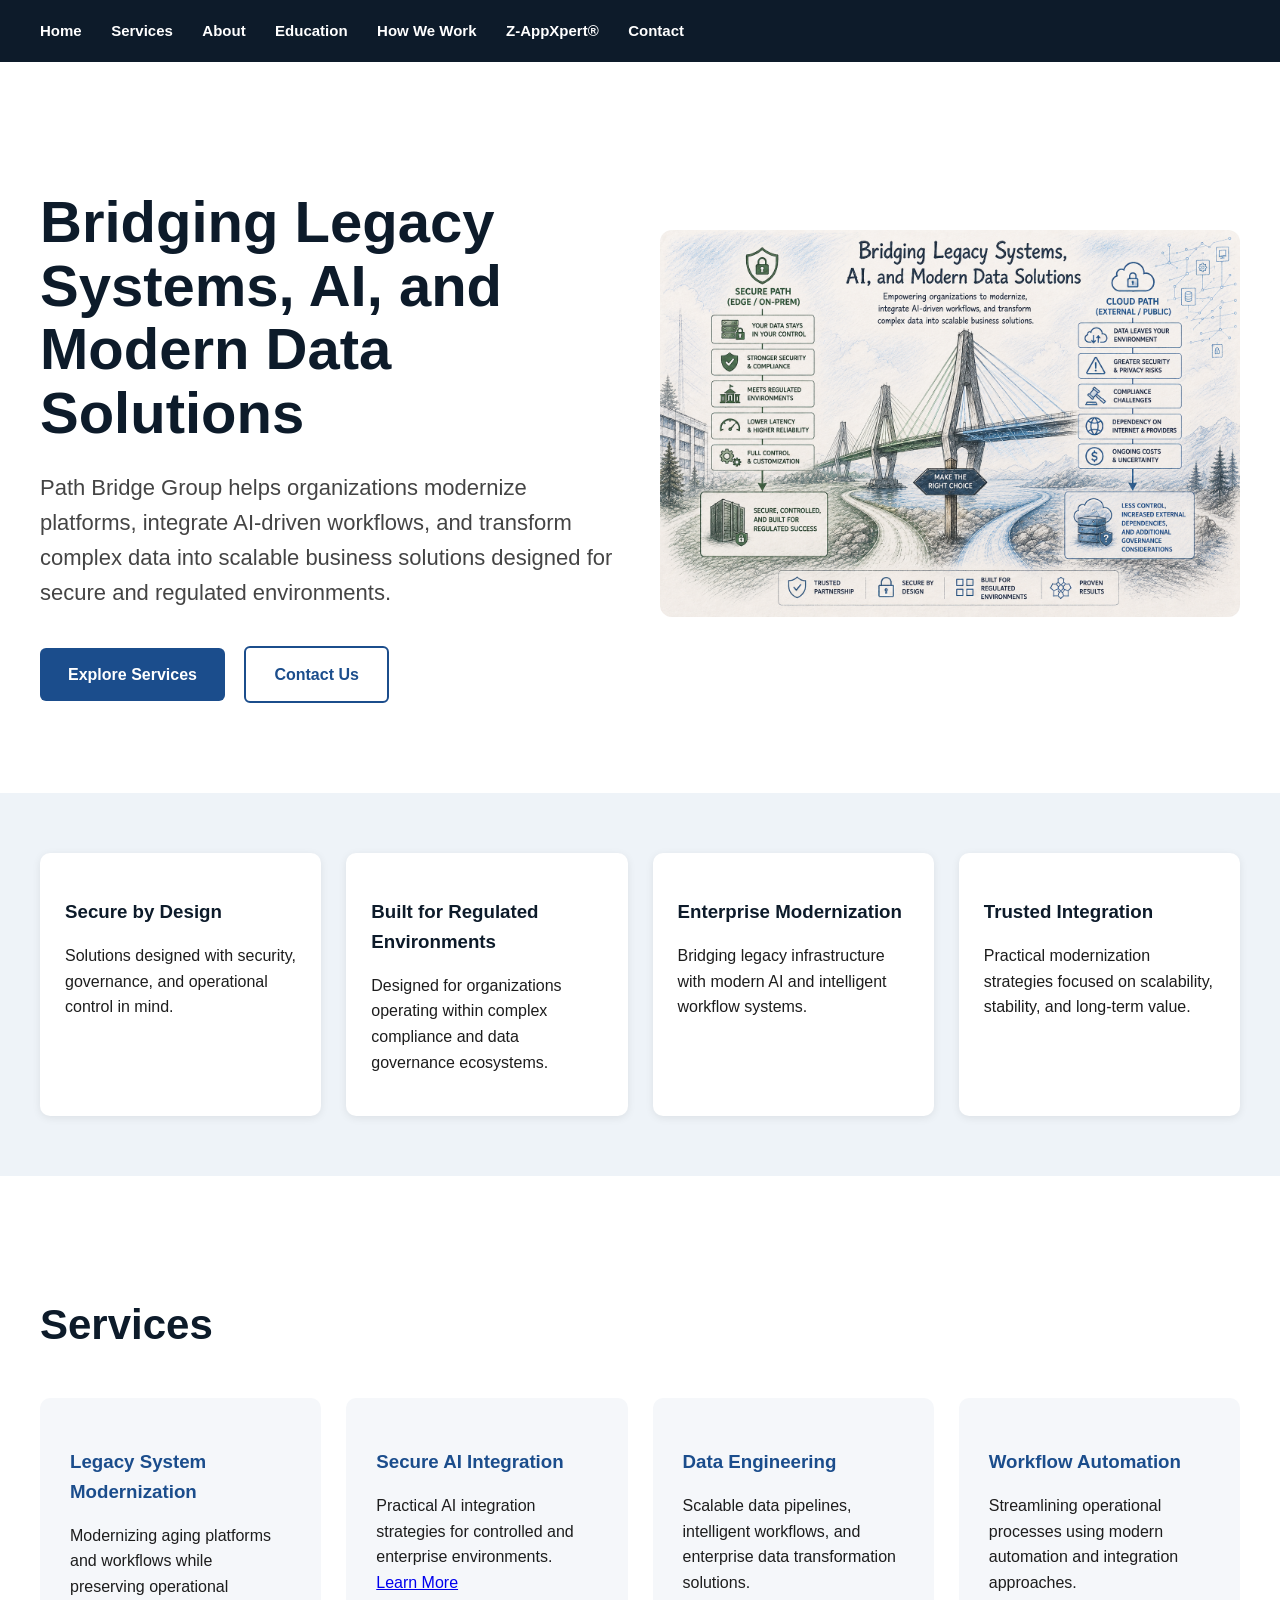
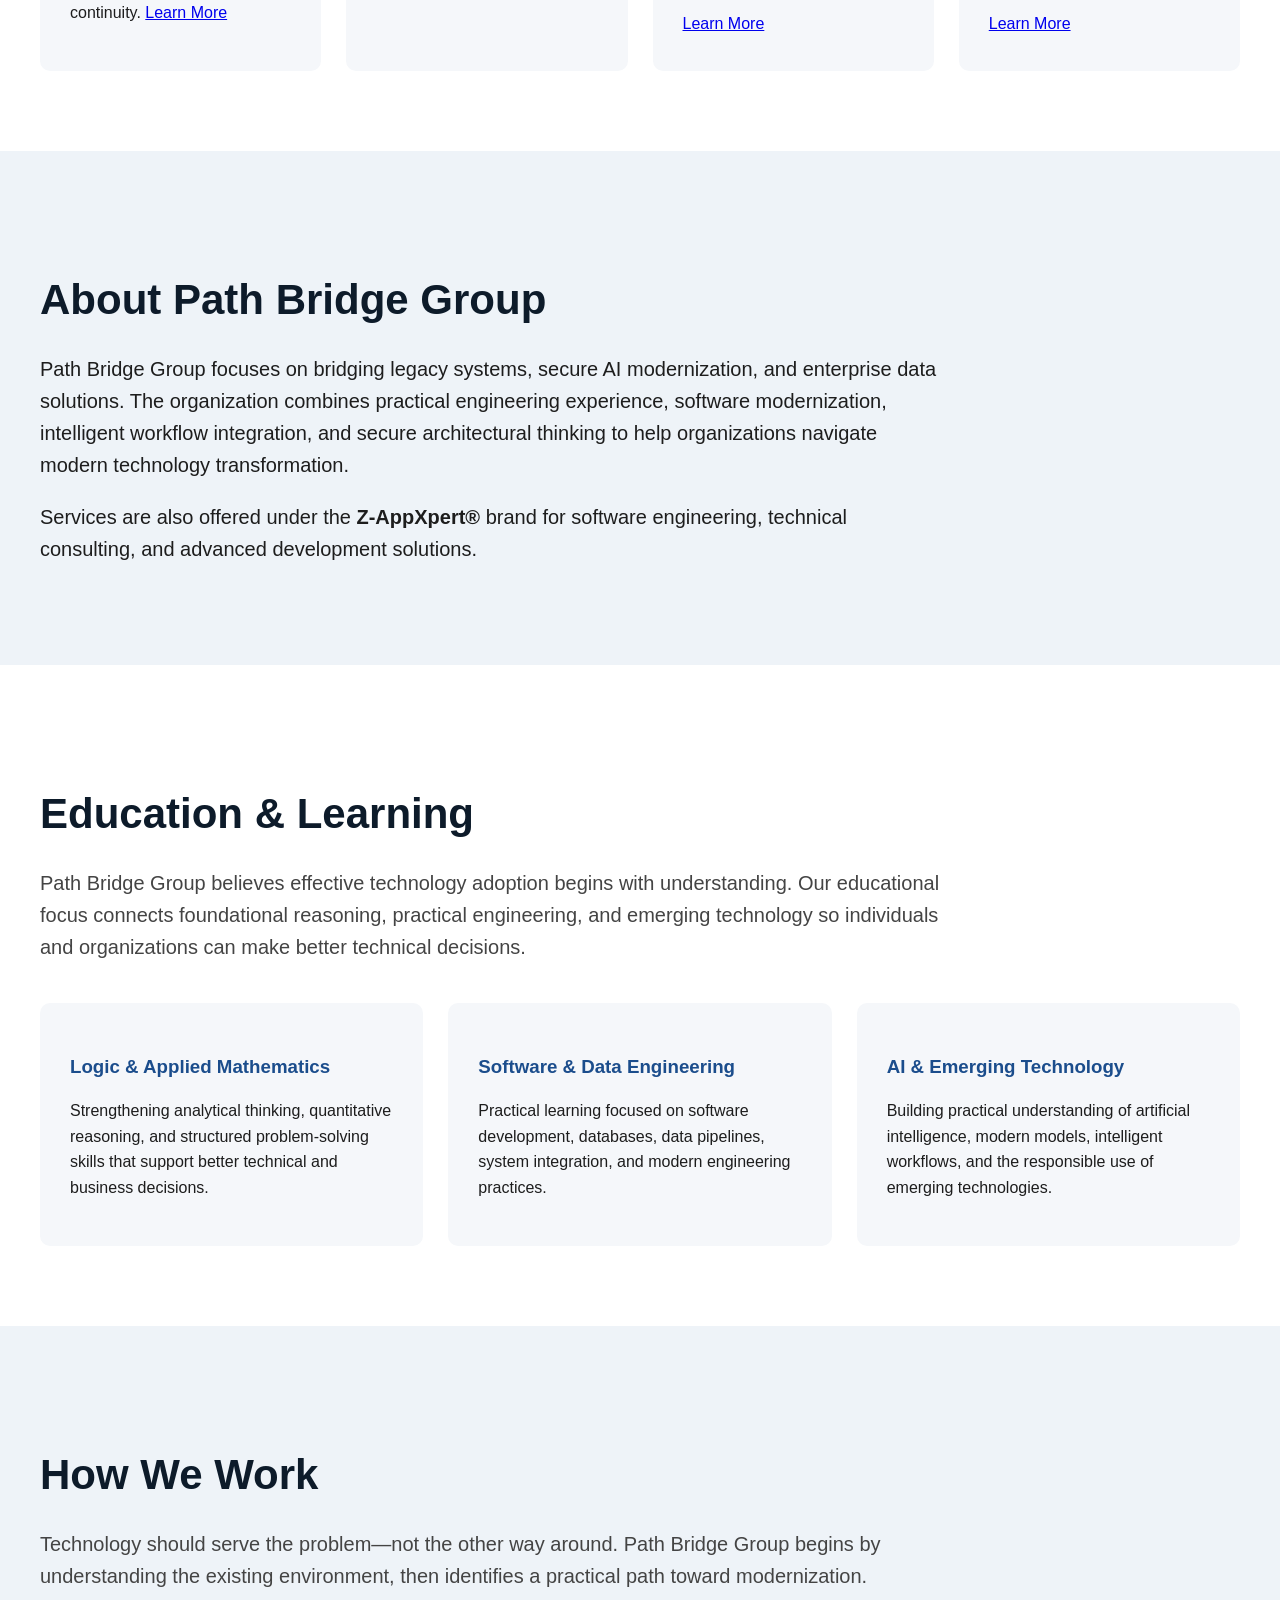
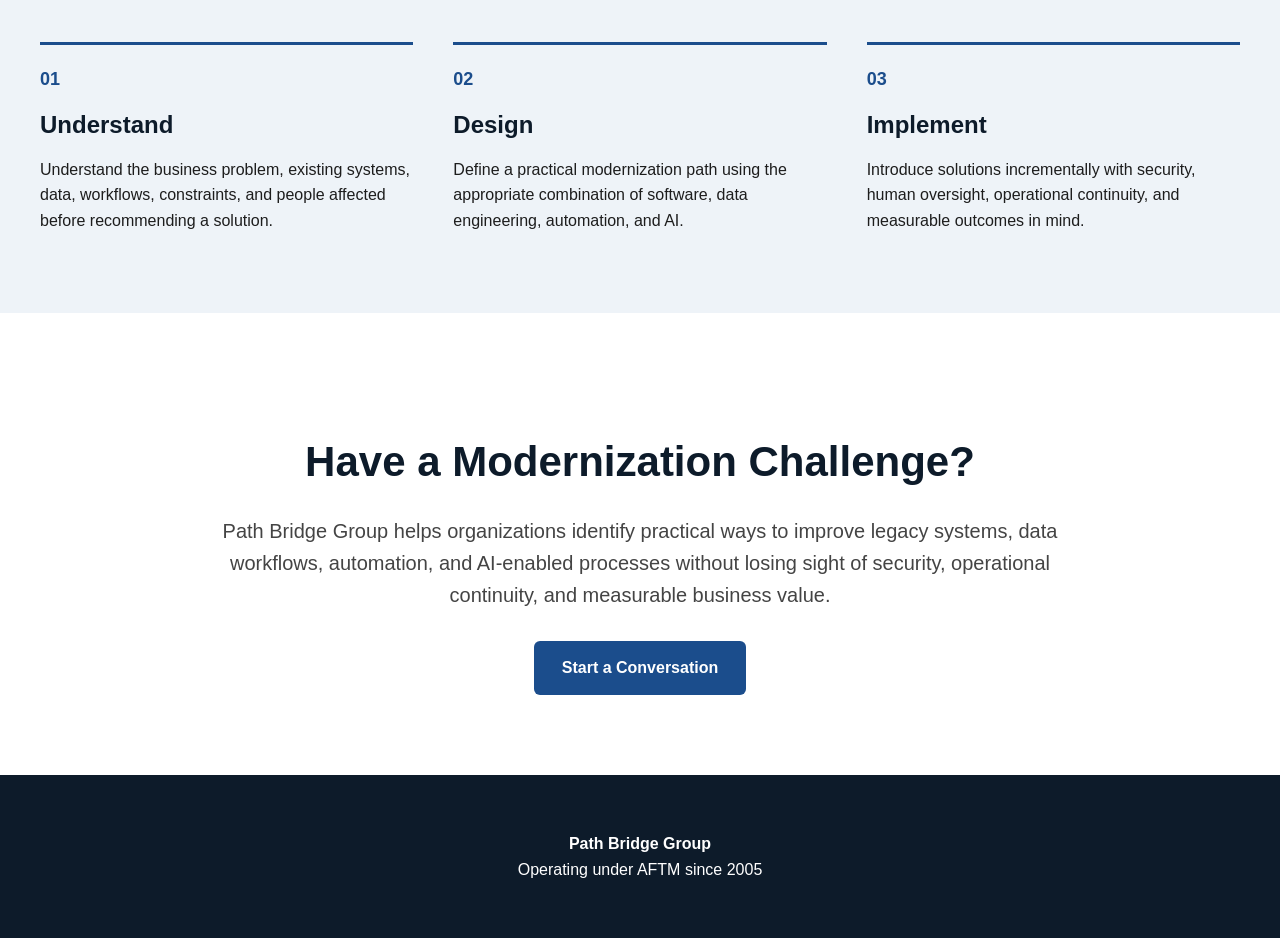
<file: index.html>
<!DOCTYPE html>
<html lang="en">

<head>
    <meta charset="UTF-8">
    <meta name="viewport" content="width=device-width, initial-scale=1.0">
    <title>Path Bridge Group | Secure AI & Modern Data Solutions</title>
    <link rel="stylesheet" href="style.css">
    <link rel="icon" type="image/png" href="images/favicon.png">
    <meta name="description"
        content="Path Bridge Group specializes in secure AI integration, enterprise modernization, healthcare data systems, workflow automation, and legacy system transformation for regulated environments.">

    <meta name="keywords"
        content="secure AI, healthcare data, enterprise modernization, workflow automation, edge computing, software engineering, regulated environments">

    <meta name="author" content="Path Bridge Group">

</head>


<body>

    <a href="#main-content" class="skip-link">
        Skip to main content
    </a>

    <nav>
        <a href="#">Home</a>
        <a href="#services">Services</a>
        <a href="#about">About</a>
        <a href="#education">Education</a>
        <a href="#approach">How We Work</a>
        <a href="z-appxpert.html">Z-AppXpert®</a>
        <a href="#contact">Contact</a>
    </nav>

    <main>

    <section class="hero">

        <div class="hero-container">

            <div class="hero-text">

                <h1>
                    Bridging Legacy Systems, AI,
                    and Modern Data Solutions
                </h1>

                <p>
                    Path Bridge Group helps organizations modernize platforms,
                    integrate AI-driven workflows, and transform complex data
                    into scalable business solutions designed for secure and
                    regulated environments.
                </p>

                <div class="hero-buttons">

                    <a href="#services" class="btn-primary">
                        Explore Services
                    </a>

                    <a href="#contact" class="btn-secondary">
                        Contact Us
                    </a>

                </div>

            </div>

            <div class="hero-image">

                <!-- Replace image name with your actual image -->
                <img src="images/bridge-image.png" alt="Bridge representing secure modernization">

            </div>

        </div>

    </section>

    <section class="trust-section">

        <div class="trust-container">

            <div class="trust-card">
                <h3>Secure by Design</h3>
                <p>
                    Solutions designed with security, governance,
                    and operational control in mind.
                </p>
            </div>

            <div class="trust-card">
                <h3>Built for Regulated Environments</h3>
                <p>
                    Designed for organizations operating within
                    complex compliance and data governance ecosystems.
                </p>
            </div>

            <div class="trust-card">
                <h3>Enterprise Modernization</h3>
                <p>
                    Bridging legacy infrastructure with modern
                    AI and intelligent workflow systems.
                </p>
            </div>

            <div class="trust-card">
                <h3>Trusted Integration</h3>
                <p>
                    Practical modernization strategies focused
                    on scalability, stability, and long-term value.
                </p>
            </div>

        </div>

    </section>

    <section class="services" id="services">

        <div class="section-container">

            <h2 class="section-title">
                Services
            </h2>

            <div class="services-grid">

                <div class="service-card">
                    <h3>Legacy System Modernization</h3>
                    <p>
                        Modernizing aging platforms and workflows
                        while preserving operational continuity.
                        <a href="legacy-system-modernization.html">Learn More</a>
                    </p>
                </div>

                <div class="service-card">
                    <h3>Secure AI Integration</h3>
                    <p>
                        Practical AI integration strategies for
                        controlled and enterprise environments.
                        <a href="secure-ai-integration.html">Learn More</a>
                    </p>
                </div>

                <div class="service-card">
                    <h3>Data Engineering</h3>
                    <p>
                        Scalable data pipelines, intelligent workflows,
                        and enterprise data transformation solutions.
                    </p>
                    <a href="data-engineering.html">Learn More</a>
                </div>

                <div class="service-card">
                    <h3>Workflow Automation</h3>
                    <p>
                        Streamlining operational processes using
                        modern automation and integration approaches.
                    </p>
                    <a href="workflow-automation.html">Learn More</a>
                </div>

            </div>

        </div>

    </section>

    <section class="about" id="about">

        <div class="section-container">

            <h2 class="section-title">
                About Path Bridge Group
            </h2>




            <p>
                Path Bridge Group focuses on bridging legacy systems,
                secure AI modernization, and enterprise data solutions.
                The organization combines practical engineering experience,
                software modernization, intelligent workflow integration,
                and secure architectural thinking to help organizations
                navigate modern technology transformation.
            </p>

            <p>
                Services are also offered under the
                <strong>Z-AppXpert®</strong> brand for software engineering,
                technical consulting, and advanced development solutions.
            </p>

        </div>

    </section>

    <section class="education" id="education">

        <div class="section-container">

            <h2 class="section-title">
                Education & Learning
            </h2>

            <p class="section-intro">
                Path Bridge Group believes effective technology adoption begins
                with understanding. Our educational focus connects foundational
                reasoning, practical engineering, and emerging technology so
                individuals and organizations can make better technical decisions.
            </p>

            <div class="education-grid">

                <div class="education-card">
                    <h3>Logic & Applied Mathematics</h3>
                    <p>
                        Strengthening analytical thinking, quantitative reasoning,
                        and structured problem-solving skills that support better
                        technical and business decisions.
                    </p>
                </div>

                <div class="education-card">
                    <h3>Software & Data Engineering</h3>
                    <p>
                        Practical learning focused on software development,
                        databases, data pipelines, system integration, and
                        modern engineering practices.
                    </p>
                </div>

                <div class="education-card">
                    <h3>AI & Emerging Technology</h3>
                    <p>
                        Building practical understanding of artificial intelligence,
                        modern models, intelligent workflows, and the responsible
                        use of emerging technologies.
                    </p>
                </div>

            </div>

        </div>

    </section>

    <section class="how-we-work" id="approach">

        <div class="section-container">

            <h2 class="section-title">
                How We Work
            </h2>

            <p class="section-intro">
                Technology should serve the problem—not the other way around.
                Path Bridge Group begins by understanding the existing environment,
                then identifies a practical path toward modernization.
            </p>

            <div class="approach-grid">

                <div class="approach-card">
                    <span class="step-number">01</span>
                    <h3>Understand</h3>
                    <p>
                        Understand the business problem, existing systems,
                        data, workflows, constraints, and people affected
                        before recommending a solution.
                    </p>
                </div>

                <div class="approach-card">
                    <span class="step-number">02</span>
                    <h3>Design</h3>
                    <p>
                        Define a practical modernization path using the
                        appropriate combination of software, data engineering,
                        automation, and AI.
                    </p>
                </div>

                <div class="approach-card">
                    <span class="step-number">03</span>
                    <h3>Implement</h3>
                    <p>
                        Introduce solutions incrementally with security,
                        human oversight, operational continuity, and
                        measurable outcomes in mind.
                    </p>
                </div>

            </div>

        </div>

    </section>

    <section class="cta" id="contact-cta">

        <div class="section-container cta-container">

            <h2>
                Have a Modernization Challenge?
            </h2>

            <p>
                Path Bridge Group helps organizations identify practical ways
                to improve legacy systems, data workflows, automation, and
                AI-enabled processes without losing sight of security,
                operational continuity, and measurable business value.
            </p>

            <a href="mailto:contact@pathbridgegroup.com" class="btn-primary">
                Start a Conversation
            </a>

        </div>

    </section>

    </main>

    <footer id="contact">

        <p>
            <strong>Path Bridge Group</strong><br>
            Operating under AFTM since 2005
        </p>

    </footer>

</body>

</html>
</file>
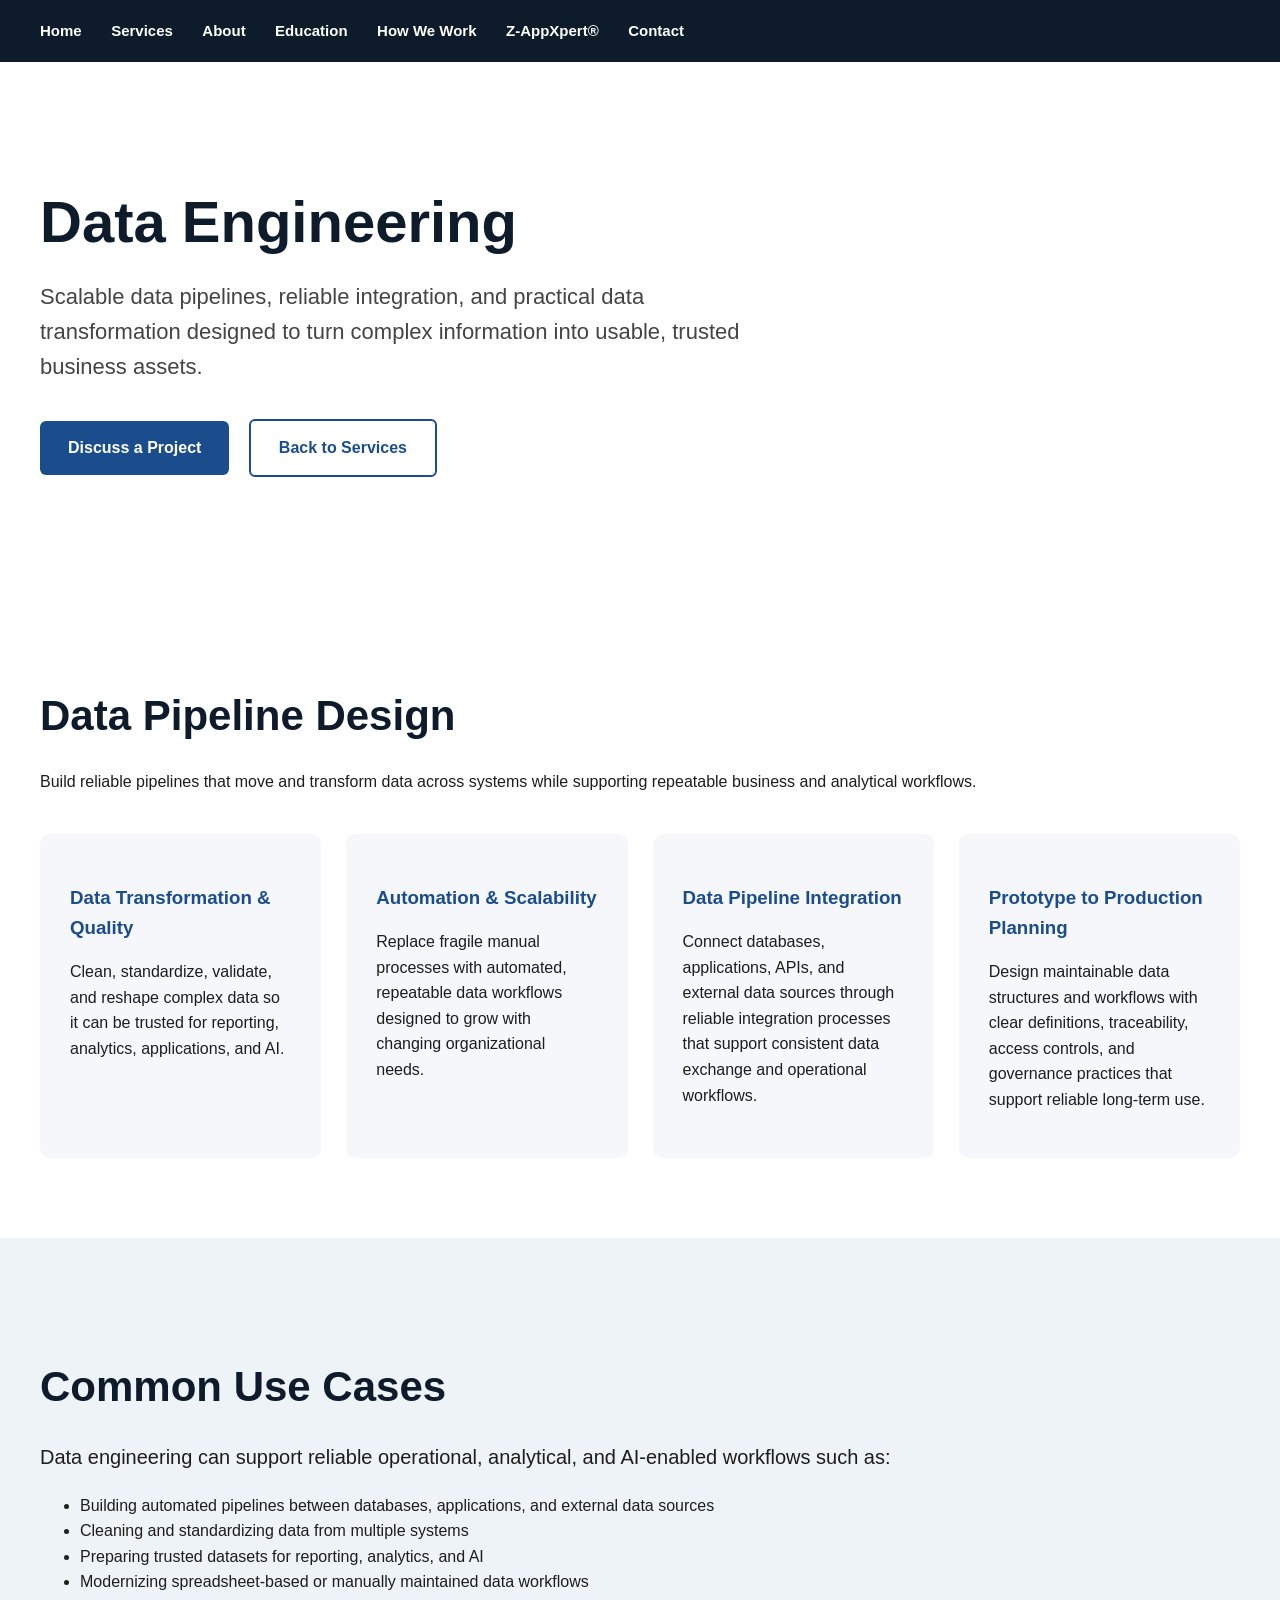
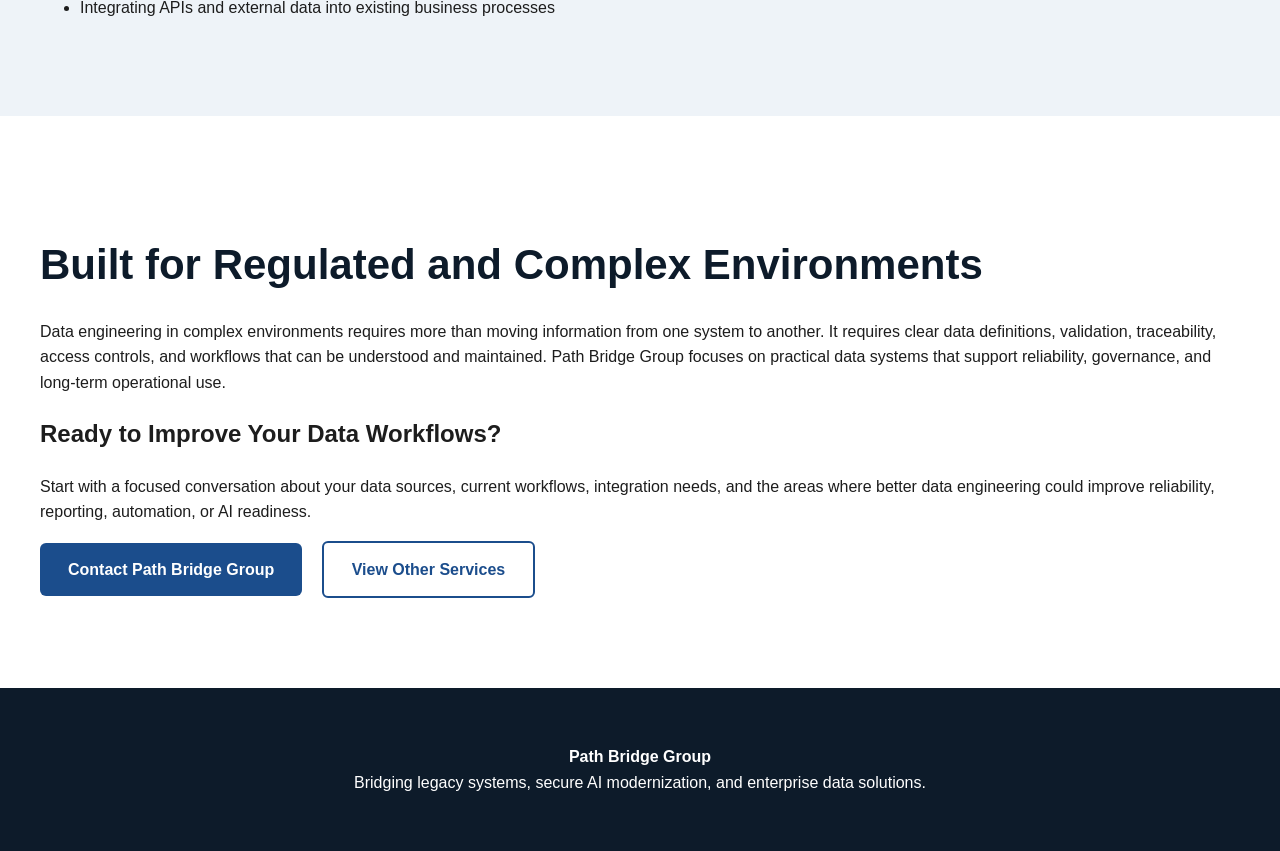
<file: data-engineering.html>
<!DOCTYPE html>
<html lang="en">
<head>
    <meta charset="UTF-8">
    <meta name="viewport" content="width=device-width, initial-scale=1.0">
    <title>Data Engineering | Path Bridge Group</title>
    <meta name="description"
      content="Data engineering services for reliable pipelines, data integration, quality, automation, and governance that support analytics, AI, and business operations.">
    <link rel="stylesheet" href="style.css">
    <link rel="icon" type="image/png" href="images/favicon.png">
</head>

<body>

<nav>
    <a href="index.html">Home</a>
    <a href="index.html#services">Services</a>
    <a href="index.html#about">About</a>
    <a href="index.html#education">Education</a>
    <a href="index.html#approach">How We Work</a>
    <a href="z-appxpert.html">Z-AppXpert®</a>
    <a href="index.html#contact">Contact</a>
</nav>

    <main>

        <section class="hero">
            <div class="hero-container">
                <div class="hero-text">
                    <h1>Data Engineering</h1>
                        <p>
                            Scalable data pipelines, reliable integration, and practical
                            data transformation designed to turn complex information
                            into usable, trusted business assets.
                        </p>
                    <div class="hero-buttons">
                        <a href="index.html#contact-cta" class="btn-primary">Discuss a Project</a>
                        <a href="index.html#services" class="btn-secondary">Back to Services</a>
                    </div>
                </div>
            </div>
        </section>

        <section class="services">
            <div class="section-container">
                    <h2 class="section-title">
                        Data Pipeline Design
                    </h2>
                    <p>
                        Build reliable pipelines that move and transform data
                        across systems while supporting repeatable business
                        and analytical workflows.
                    </p>

                <div class="services-grid">
                    <div class="service-card">
                        <h3>Data Transformation &amp; Quality</h3>
                        <p>
                            Clean, standardize, validate, and reshape complex data
                            so it can be trusted for reporting, analytics,
                            applications, and AI.
                        </p>
                    </div>

                    <div class="service-card">
                        <h3>Automation &amp; Scalability</h3>
                        <p>
                            Replace fragile manual processes with automated,
                            repeatable data workflows designed to grow with
                            changing organizational needs.
                        </p>
                    </div>

                    <div class="service-card">
                        <h3>Data Pipeline Integration</h3>
                            <p>
                                Connect databases, applications, APIs, and external data
                                sources through reliable integration processes that support
                                consistent data exchange and operational workflows.
                            </p>
                    </div>

                    <div class="service-card">
                        <h3>Prototype to Production Planning</h3>
                            <p>
                                Design maintainable data structures and workflows with
                                clear definitions, traceability, access controls, and
                                governance practices that support reliable long-term use.
                            </p>
                    </div>
                </div>
            </div>
        </section>

        <section class="about">
            <div class="section-container">
                <h2 class="section-title">Common Use Cases</h2>
                <p>
                        Data engineering can support reliable operational, analytical,
                        and AI-enabled workflows such as:
                </p>

                    <ul>
                        <li>Building automated pipelines between databases, applications, and external data sources</li>
                        <li>Cleaning and standardizing data from multiple systems</li>
                        <li>Preparing trusted datasets for reporting, analytics, and AI</li>
                        <li>Modernizing spreadsheet-based or manually maintained data workflows</li>
                        <li>Integrating APIs and external data into existing business processes</li>
                    </ul>
            </div>
        </section>

        <section class="services">
            <div class="section-container">
                <h2 class="section-title">Built for Regulated and Complex Environments</h2>
                    <p>
                        Data engineering in complex environments requires more than moving information
                        from one system to another. It requires clear data definitions, validation,
                        traceability, access controls, and workflows that can be understood and maintained.
                        Path Bridge Group focuses on practical data systems that support reliability,
                        governance, and long-term operational use.
                    </p>

                    <h2>Ready to Improve Your Data Workflows?</h2>

                    <p>
                        Start with a focused conversation about your data sources, current workflows,
                        integration needs, and the areas where better data engineering could improve
                        reliability, reporting, automation, or AI readiness.
                    </p>

                    <div class="hero-buttons">
                    <a href="index.html#contact-cta" class="btn-primary">Contact Path Bridge Group</a>
                    <a href="index.html#services" class="btn-secondary">View Other Services</a>
                </div>
            </div>
        </section>

    </main>

    <footer id="contact">
        <p>
            <strong>Path Bridge Group</strong><br>
            Bridging legacy systems, secure AI modernization, and enterprise data solutions.
        </p>
    </footer>

</body>
</html>
</file>
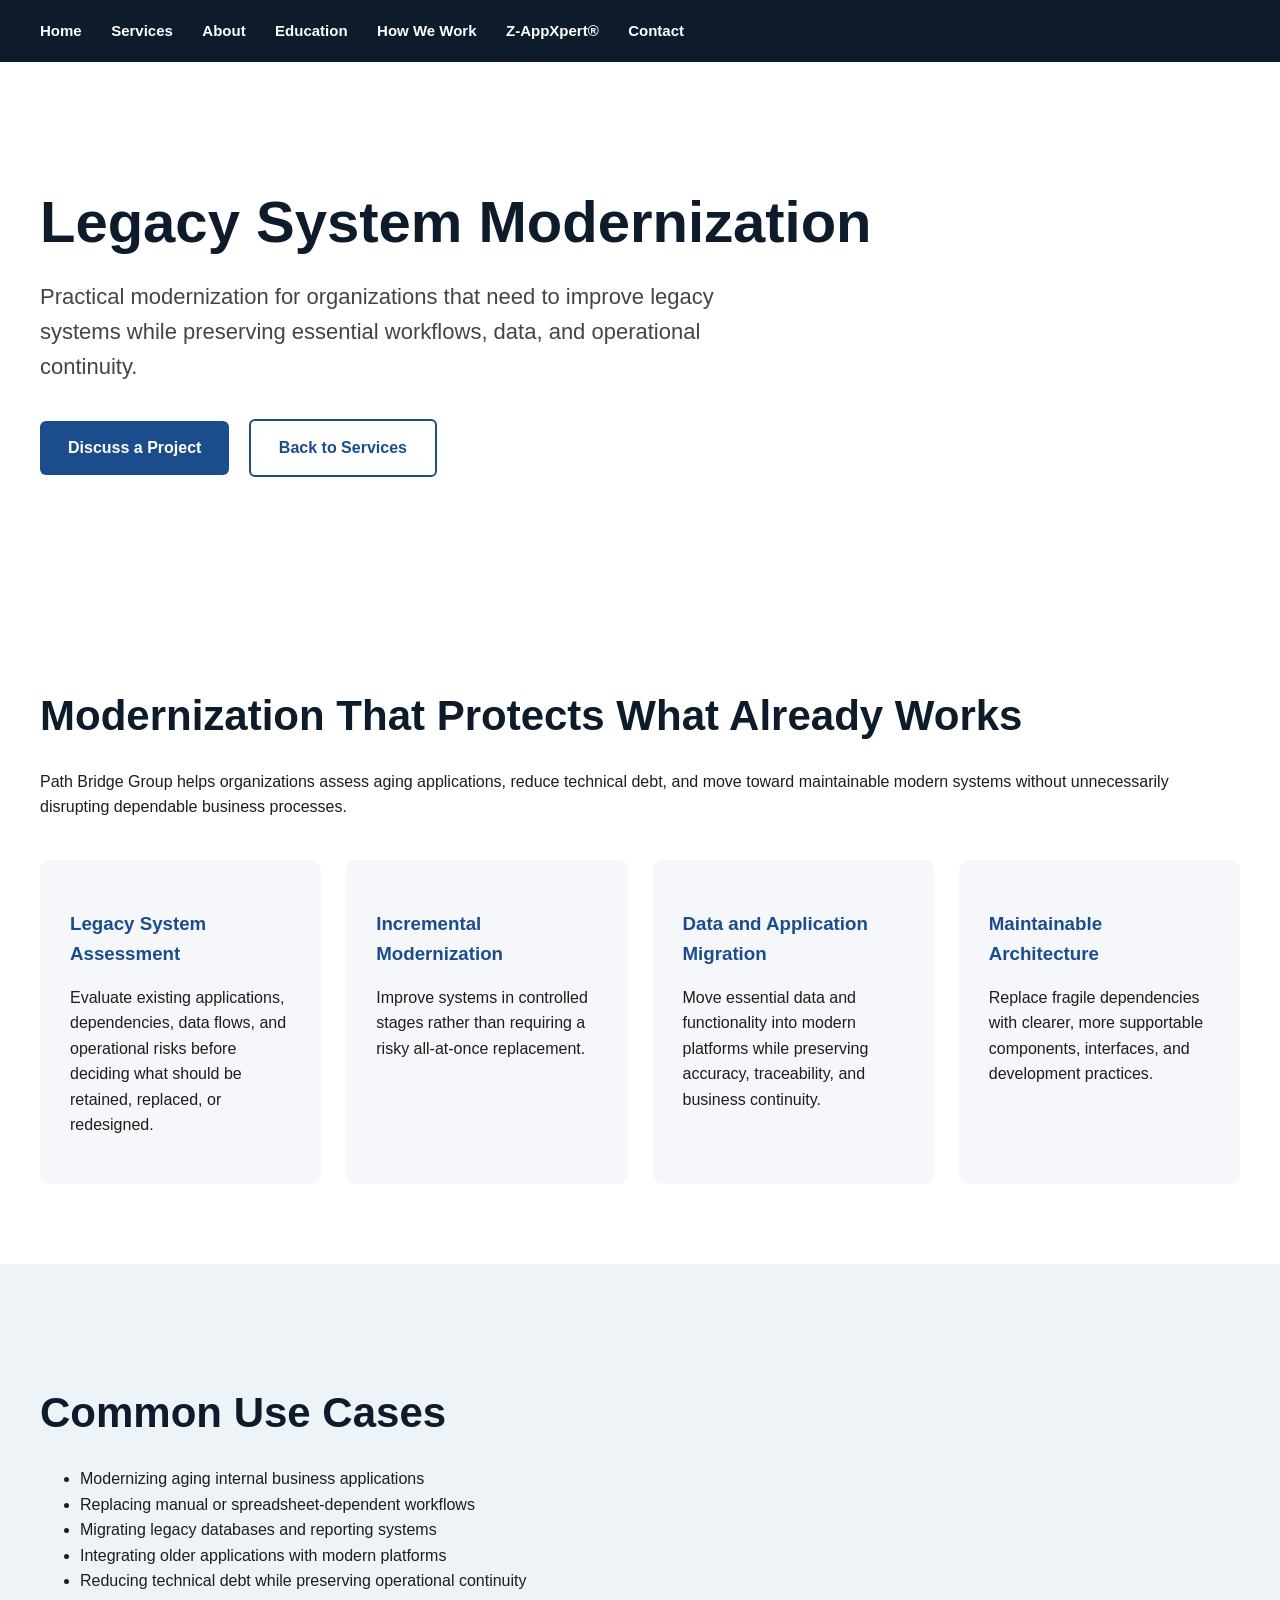
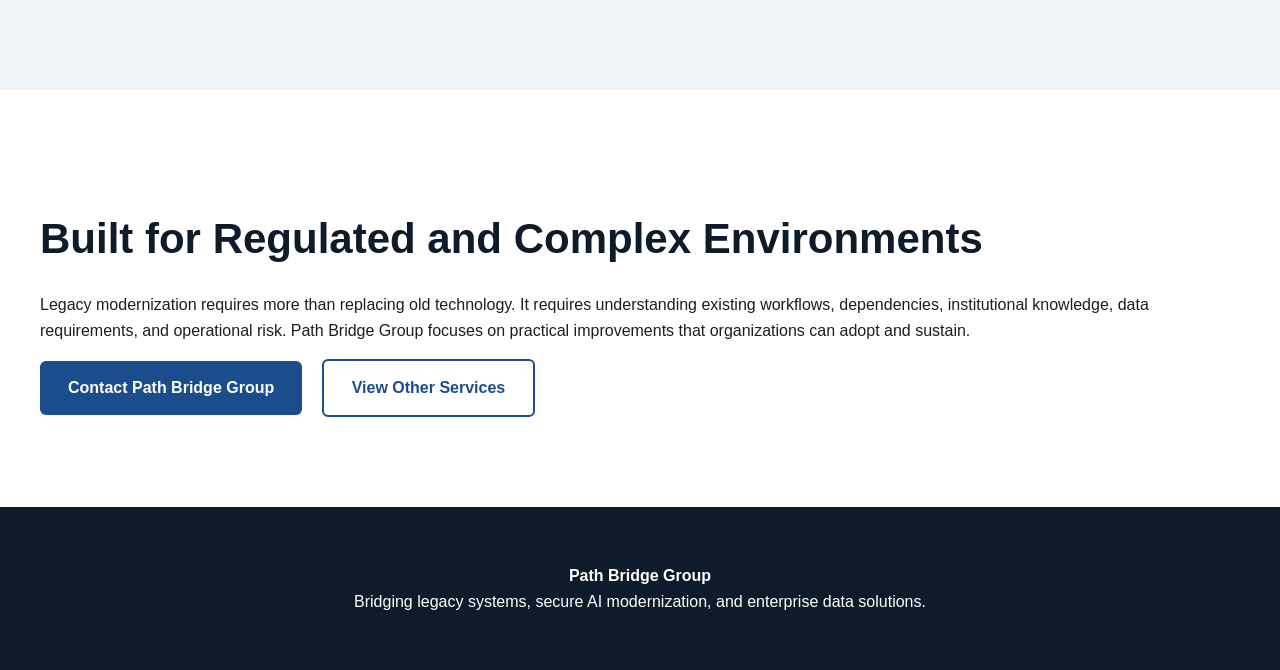
<file: legacy-system-modernization.html>
<!DOCTYPE html>
<html lang="en">
<head>
    <meta charset="UTF-8">
    <meta name="viewport" content="width=device-width, initial-scale=1.0">
    <title>Legacy Application & System Modernization | Path Bridge Group</title>
    <link rel="stylesheet" href="style.css">
    <link rel="icon" type="image/png" href="images/favicon.png">
<meta name="description"
    content="Modernize legacy applications, databases, and workflows through practical, incremental improvements that preserve data integrity and business continuity.">

    <meta name="keywords"
        content="secure AI, healthcare data, enterprise modernization, workflow automation, edge computing, software engineering, regulated environments">

    <meta name="author"
        content="Path Bridge Group">

</head>

<body>

<nav>
    <a href="index.html">Home</a>
    <a href="index.html#services">Services</a>
    <a href="index.html#about">About</a>
    <a href="index.html#education">Education</a>
    <a href="index.html#approach">How We Work</a>
    <a href="z-appxpert.html">Z-AppXpert®</a>
    <a href="index.html#contact">Contact</a>
</nav>

  <main>
      
    <section class="hero">
        <div class="hero-container">
            <div class="hero-text">
                <h1>Legacy System Modernization</h1>
                    <p>
                      Practical modernization for organizations that need to improve legacy
                      systems while preserving essential workflows, data, and operational continuity.
                    </p>
                    <div class="hero-buttons">
                        <a href="index.html#contact-cta" class="btn-primary">Discuss a Project</a>
                        <a href="index.html#services" class="btn-secondary">Back to Services</a>
                    </div>
              </div>
        </div>
    </section>

  <section class="services">
    <div class="section-container">
      <h2 class="section-title">Modernization That Protects What Already Works</h2>
          <p>
              Path Bridge Group helps organizations assess aging applications, reduce
              technical debt, and move toward maintainable modern systems without
              unnecessarily disrupting dependable business processes.
         </p>
    
    
        <div class="services-grid">
            <div class="service-card">
                <h3>Legacy System Assessment</h3>
                <p>
                  Evaluate existing applications, dependencies, data flows, and operational
                  risks before deciding what should be retained, replaced, or redesigned.
                </p>
            </div>

            <div class="service-card">
                  <h3>Incremental Modernization</h3>
                      <p>
                        Improve systems in controlled stages rather than requiring a risky
                        all-at-once replacement.
                      </p>
              </div>

            <div class="service-card">
                  <h3>Data and Application Migration</h3>
                      <p>
                        Move essential data and functionality into modern platforms while
                        preserving accuracy, traceability, and business continuity.
                      </p>
            </div>

            <div class="service-card">
                  <h3>Maintainable Architecture</h3>
                      <p>
                        Replace fragile dependencies with clearer, more supportable components,
                        interfaces, and development practices.
                      </p>
            </div>
          </div>
      </div>            
    </section>

    <section class="about">
      <div class="section-container">
        <h2 class="section-title">Common Use Cases</h2>
            <ul>
              <li>Modernizing aging internal business applications</li>
              <li>Replacing manual or spreadsheet-dependent workflows</li>
              <li>Migrating legacy databases and reporting systems</li>
              <li>Integrating older applications with modern platforms</li>
              <li>Reducing technical debt while preserving operational continuity</li>
            </ul>
        </div>
    </section>

    <section class="services">
        <div class="section-container">
            <h2 class="section-title">
                Built for Regulated and Complex Environments
            </h2>
            <p>
                Legacy modernization requires more than replacing old technology. It
                requires understanding existing workflows, dependencies, institutional
                knowledge, data requirements, and operational risk. Path Bridge Group
                focuses on practical improvements that organizations can adopt and sustain.
            </p>
    
            <div class="hero-buttons">
                <a href="index.html#contact-cta" class="btn-primary">Contact Path Bridge Group</a>
                <a href="index.html#services" class="btn-secondary">View Other Services</a>
            </div>
        </div>
    </section>

  </main>
    <footer id="contact">
        <p>
            <strong>Path Bridge Group</strong><br>
            Bridging legacy systems, secure AI modernization, and enterprise data solutions.
        </p>
    </footer>


</body>
</html>
</file>
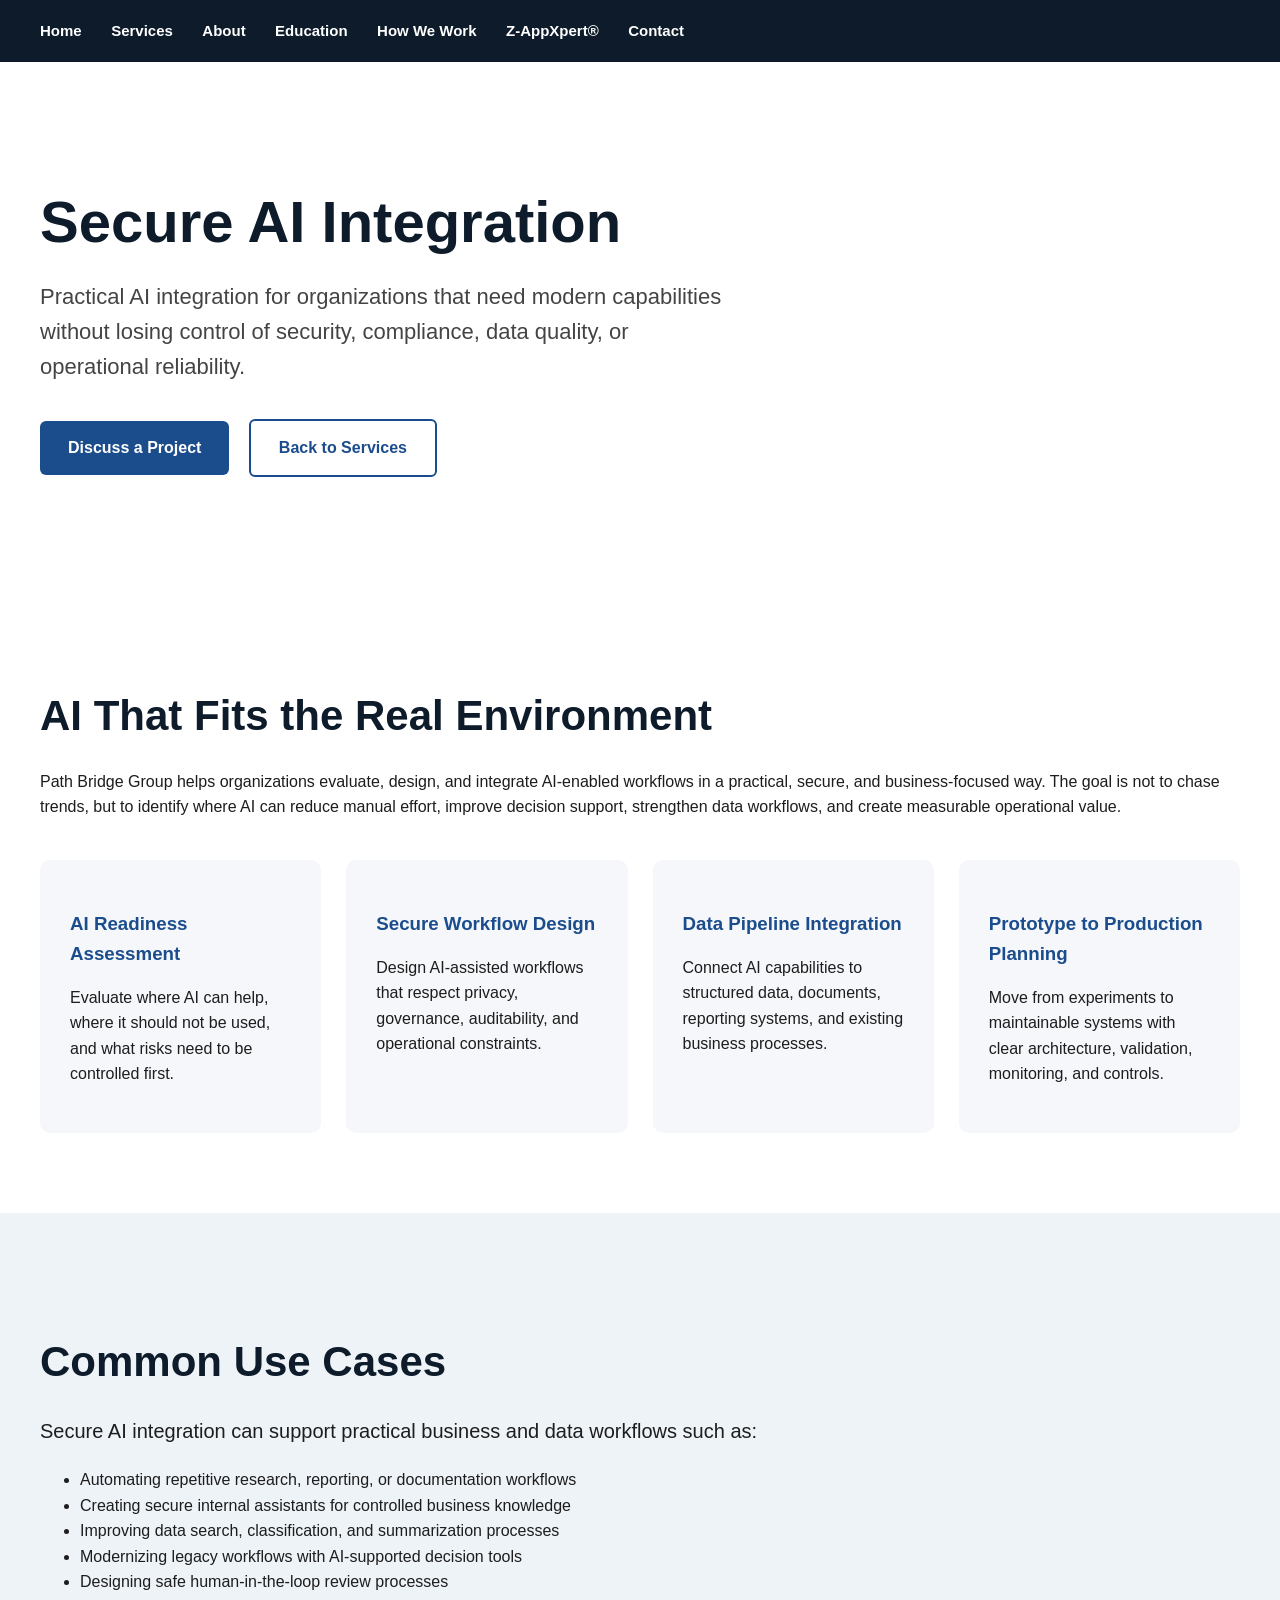
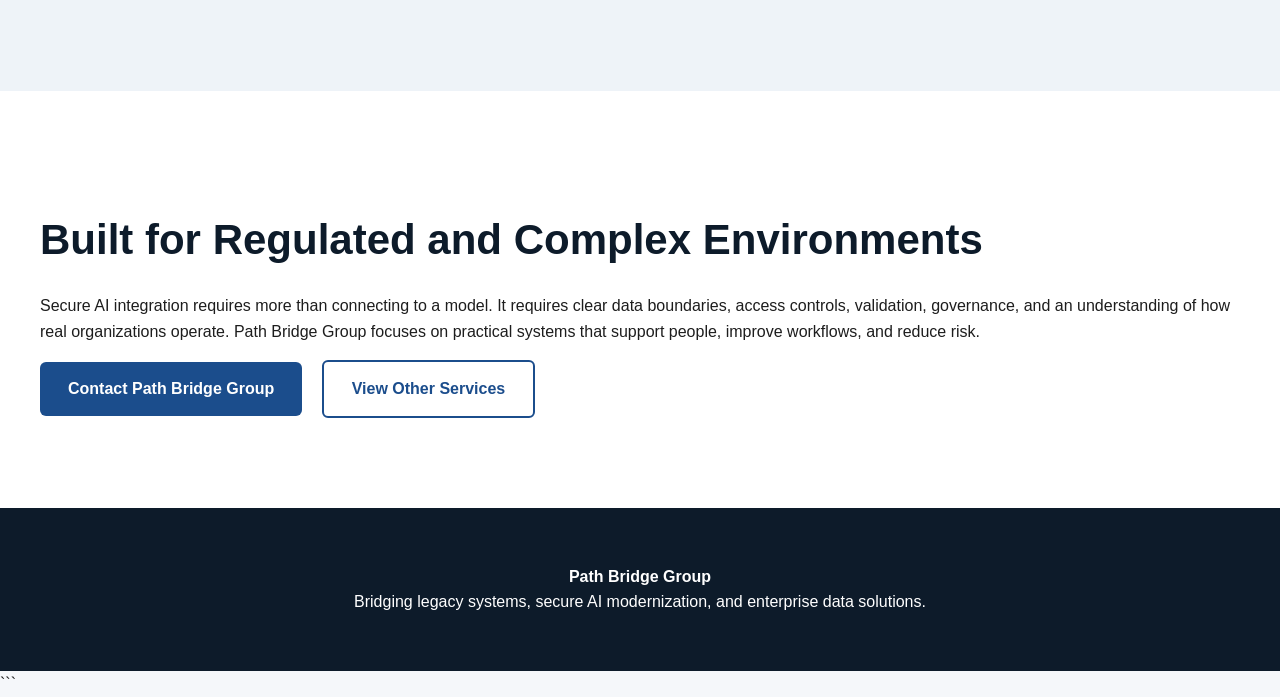
<file: secure-ai-integration.html>
<!DOCTYPE html>
<html lang="en">
<head>
    <meta charset="UTF-8">
    <meta name="viewport" content="width=device-width, initial-scale=1.0">
    <title>Secure AI Integration | Path Bridge Group</title>
    <meta name="description"
      content="Practical, secure AI integration for organizations seeking intelligent workflows, data governance, human oversight, and measurable business value.">
    <link rel="stylesheet" href="style.css">
    <link rel="icon" type="image/png" href="images/favicon.png">
</head>

<body>

    <nav>
        <a href="index.html">Home</a>
        <a href="index.html#services">Services</a>
        <a href="index.html#about">About</a>
        <a href="index.html#education">Education</a>
        <a href="index.html#approach">How We Work</a>
        <a href="z-appxpert.html">Z-AppXpert®</a>
        <a href="index.html#contact">Contact</a>
    </nav>

    <main>

        <section class="hero">
            <div class="hero-container">
                <div class="hero-text">
                    <h1>Secure AI Integration</h1>
                    <p>
                        Practical AI integration for organizations that need modern capabilities
                        without losing control of security, compliance, data quality, or operational reliability.
                    </p>
                    <div class="hero-buttons">
                        <a href="index.html#contact-cta" class="btn-primary">Discuss a Project</a>
                        <a href="index.html#services" class="btn-secondary">Back to Services</a>
                    </div>
                </div>
            </div>
        </section>

        <section class="services">
            <div class="section-container">
                <h2 class="section-title">AI That Fits the Real Environment</h2>
                <p>
                    Path Bridge Group helps organizations evaluate, design, and integrate AI-enabled
                    workflows in a practical, secure, and business-focused way. The goal is not to chase
                    trends, but to identify where AI can reduce manual effort, improve decision support,
                    strengthen data workflows, and create measurable operational value.
                </p>

                <div class="services-grid">
                    <div class="service-card">
                        <h3>AI Readiness Assessment</h3>
                        <p>
                            Evaluate where AI can help, where it should not be used, and what risks
                            need to be controlled first.
                        </p>
                    </div>

                    <div class="service-card">
                        <h3>Secure Workflow Design</h3>
                        <p>
                            Design AI-assisted workflows that respect privacy, governance, auditability,
                            and operational constraints.
                        </p>
                    </div>

                    <div class="service-card">
                        <h3>Data Pipeline Integration</h3>
                        <p>
                            Connect AI capabilities to structured data, documents, reporting systems,
                            and existing business processes.
                        </p>
                    </div>

                    <div class="service-card">
                        <h3>Prototype to Production Planning</h3>
                        <p>
                            Move from experiments to maintainable systems with clear architecture,
                            validation, monitoring, and controls.
                        </p>
                    </div>
                </div>
            </div>
        </section>

        <section class="about">
            <div class="section-container">
                <h2 class="section-title">Common Use Cases</h2>
                <p>
                    Secure AI integration can support practical business and data workflows such as:
                </p>

                <ul>
                    <li>Automating repetitive research, reporting, or documentation workflows</li>
                    <li>Creating secure internal assistants for controlled business knowledge</li>
                    <li>Improving data search, classification, and summarization processes</li>
                    <li>Modernizing legacy workflows with AI-supported decision tools</li>
                    <li>Designing safe human-in-the-loop review processes</li>
                </ul>
            </div>
        </section>

        <section class="services">
            <div class="section-container">
                <h2 class="section-title">Built for Regulated and Complex Environments</h2>
                <p>
                    Secure AI integration requires more than connecting to a model. It requires clear
                    data boundaries, access controls, validation, governance, and an understanding of
                    how real organizations operate. Path Bridge Group focuses on practical systems that
                    support people, improve workflows, and reduce risk.
                </p>

                <div class="hero-buttons">
                    <a href="index.html#contact-cta" class="btn-primary">Contact Path Bridge Group</a>
                    <a href="index.html#services" class="btn-secondary">View Other Services</a>
                </div>
            </div>
        </section>

    </main>

    <footer id="contact">
        <p>
            <strong>Path Bridge Group</strong><br>
            Bridging legacy systems, secure AI modernization, and enterprise data solutions.
        </p>
    </footer>

</body>
</html>
```
</file>
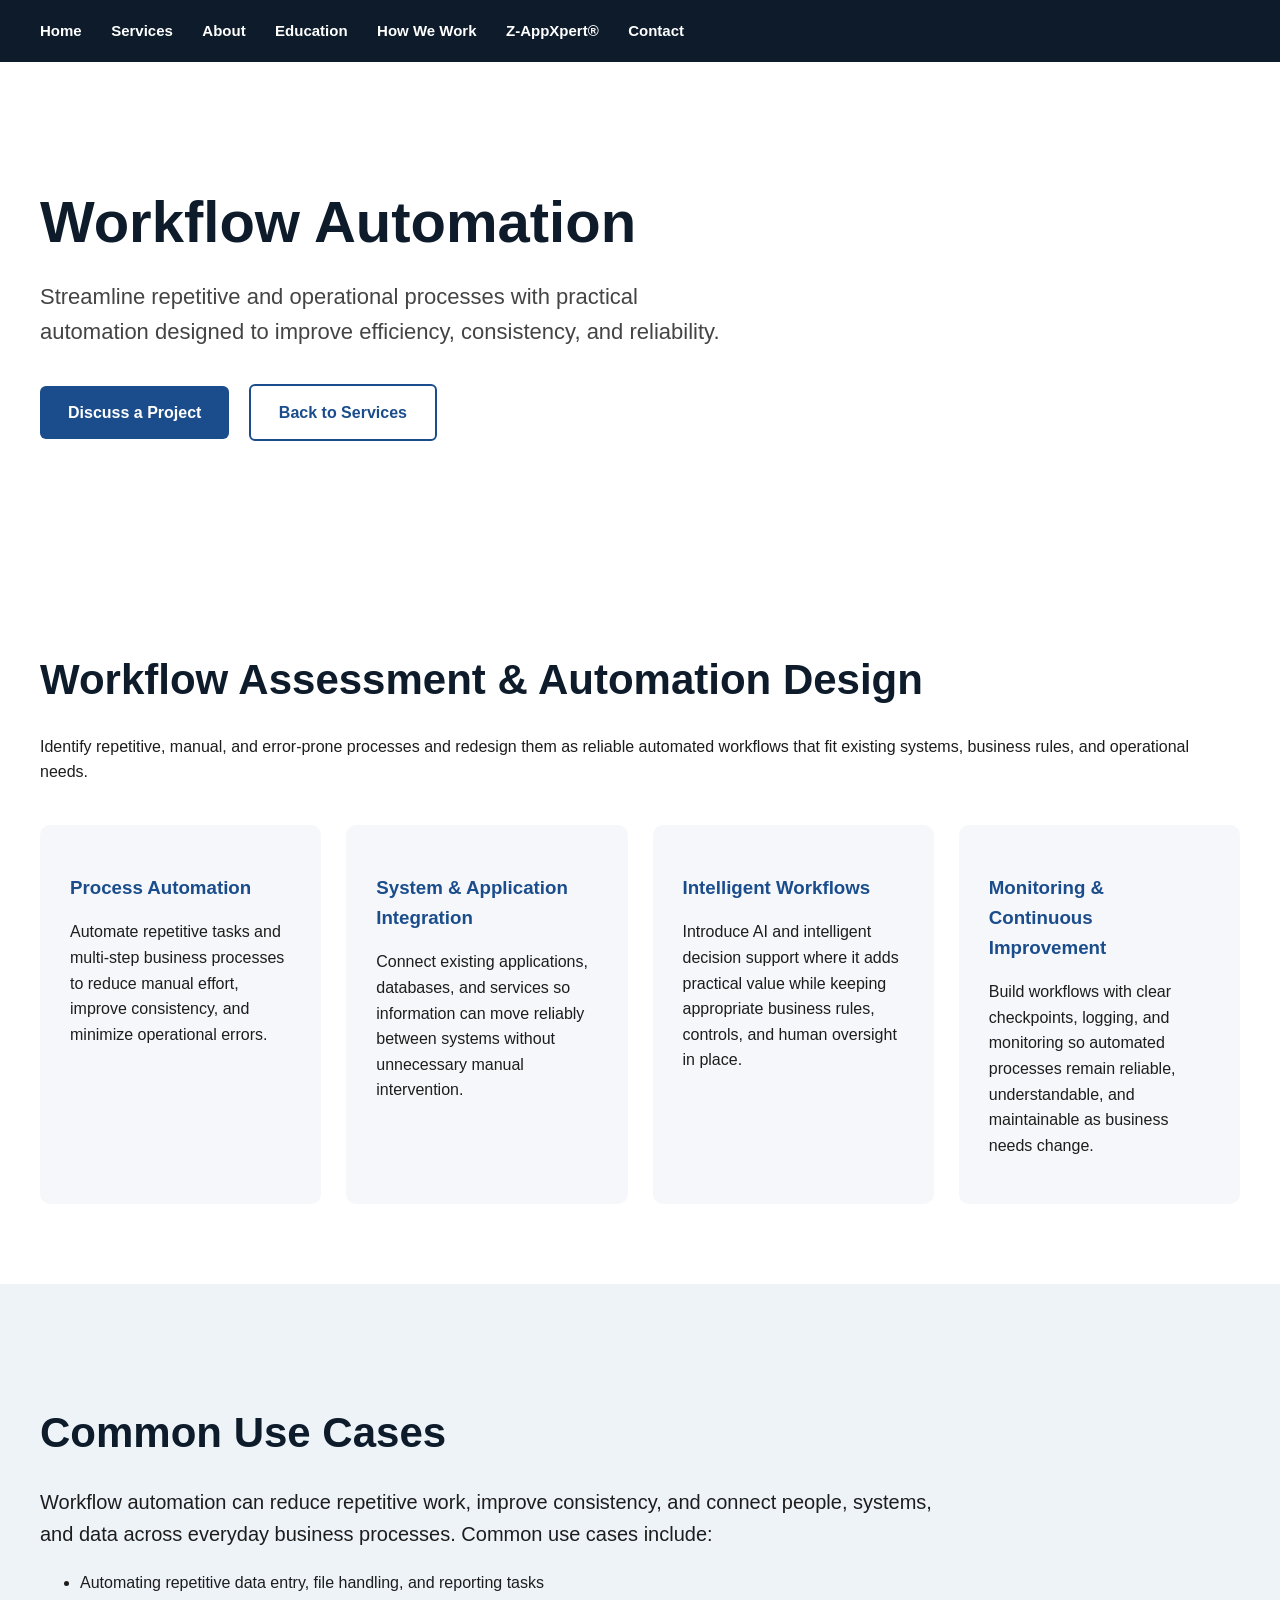
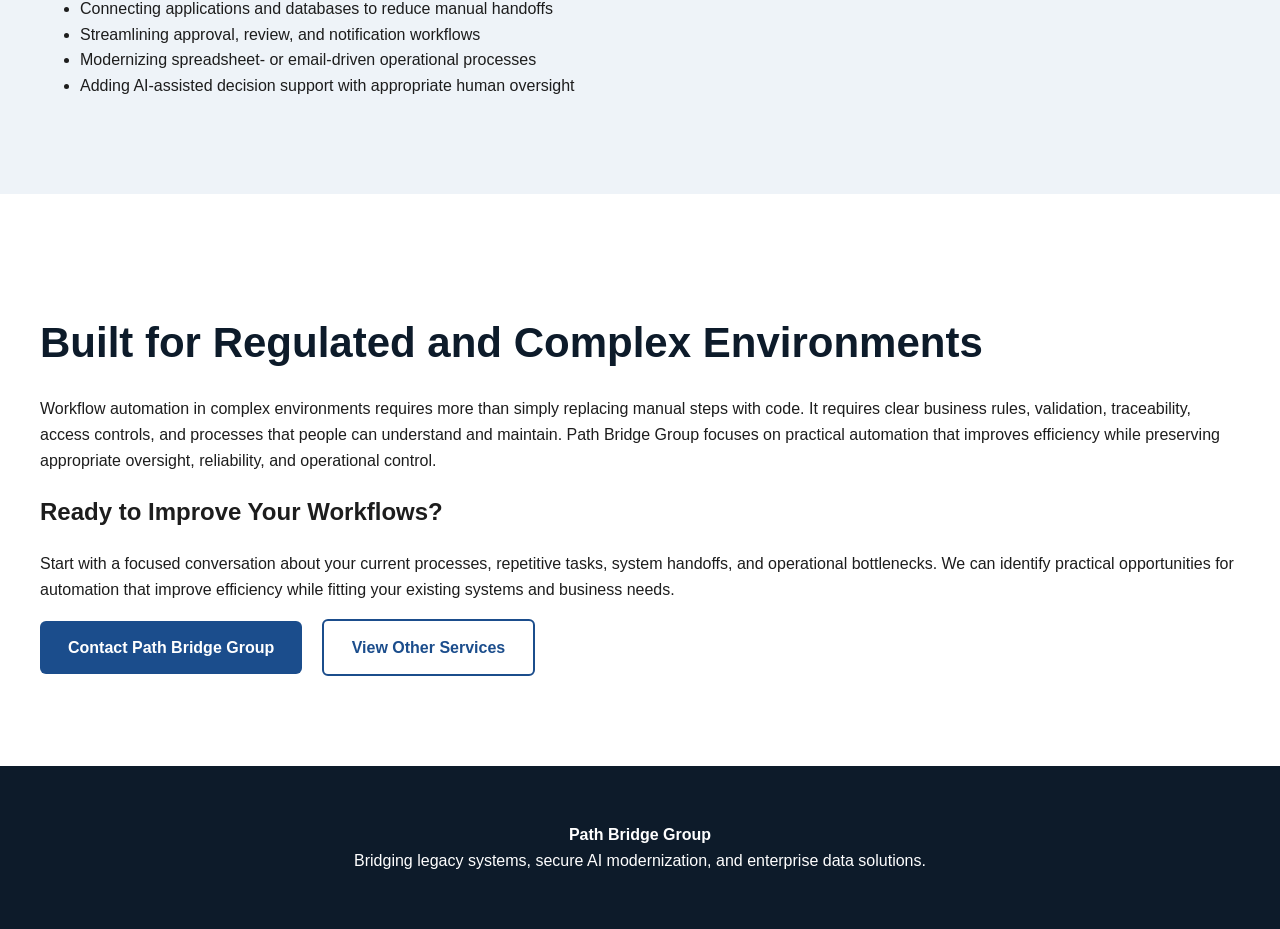
<file: workflow-automation.html>
<!DOCTYPE html>
<html lang="en">
<head>
    <meta charset="UTF-8">
    <meta name="viewport" content="width=device-width, initial-scale=1.0">
    <title>Workflow Automation | Path Bridge Group</title>
    <meta name="description"
      content="Workflow automation services that streamline business processes, integrate existing systems, reduce manual effort, and support reliable AI-assisted workflows.">
    <link rel="stylesheet" href="style.css">
    <link rel="icon" type="image/png" href="images/favicon.png">
</head>

<body>

<nav>
    <a href="index.html">Home</a>
    <a href="index.html#services">Services</a>
    <a href="index.html#about">About</a>
    <a href="index.html#education">Education</a>
    <a href="index.html#approach">How We Work</a>
    <a href="z-appxpert.html">Z-AppXpert®</a>
    <a href="index.html#contact">Contact</a>
</nav>

    <main>

        <section class="hero">
            <div class="hero-container">
                <div class="hero-text">
                    <h1>Workflow Automation</h1>
                        <p>
                            Streamline repetitive and operational processes with practical
                            automation designed to improve efficiency, consistency, and reliability.
                        </p>
                    <div class="hero-buttons">
                        <a href="index.html#contact-cta" class="btn-primary">Discuss a Project</a>
                        <a href="index.html#services" class="btn-secondary">Back to Services</a>
                    </div>
                </div>
            </div>
        </section>

        <section class="services">
            <div class="section-container">
                    <h2 class="section-title">Workflow Assessment & Automation Design</h2>
                    <p>
                        Identify repetitive, manual, and error-prone processes and
                        redesign them as reliable automated workflows that fit existing
                        systems, business rules, and operational needs.
                    </p>

                <div class="services-grid">
                    <div class="service-card">
                        <h3>Process Automation</h3>
                        <p>
                            Automate repetitive tasks and multi-step business processes
                            to reduce manual effort, improve consistency, and minimize
                            operational errors.
                        </p>
                    </div>

                    <div class="service-card">
                        <h3>System &amp; Application Integration</h3>
                        <p>
                            Connect existing applications, databases, and services so
                            information can move reliably between systems without
                            unnecessary manual intervention.
                        </p>
                    </div>

                    <div class="service-card">
                        <h3>Intelligent Workflows</h3>
                        <p>
                            Introduce AI and intelligent decision support where it adds
                            practical value while keeping appropriate business rules,
                            controls, and human oversight in place.
                        </p>
                    </div>

                    <div class="service-card">
                        <h3>Monitoring &amp; Continuous Improvement</h3>
                        <p>
                            Build workflows with clear checkpoints, logging, and monitoring
                            so automated processes remain reliable, understandable, and
                            maintainable as business needs change.
                        </p>
                    </div>
                </div>
            </div>
        </section>

        <section class="about">
            <div class="section-container">
                <h2 class="section-title">Common Use Cases</h2>
                <p>
                    Workflow automation can reduce repetitive work, improve consistency,
                    and connect people, systems, and data across everyday business processes.
                    Common use cases include:
                </p>

                    <ul>
                        <li>Automating repetitive data entry, file handling, and reporting tasks</li>
                        <li>Connecting applications and databases to reduce manual handoffs</li>
                        <li>Streamlining approval, review, and notification workflows</li>
                        <li>Modernizing spreadsheet- or email-driven operational processes</li>
                        <li>Adding AI-assisted decision support with appropriate human oversight</li>
                    </ul>
            </div>
        </section>

        <section class="services">
            <div class="section-container">
                <h2 class="section-title">Built for Regulated and Complex Environments</h2>
                    <p>
                        Workflow automation in complex environments requires more than simply
                        replacing manual steps with code. It requires clear business rules,
                        validation, traceability, access controls, and processes that people
                        can understand and maintain. Path Bridge Group focuses on practical
                        automation that improves efficiency while preserving appropriate
                        oversight, reliability, and operational control.
                    </p>

                    <h2>Ready to Improve Your Workflows?</h2>

                    <p>
                        Start with a focused conversation about your current processes,
                        repetitive tasks, system handoffs, and operational bottlenecks.
                        We can identify practical opportunities for automation that improve
                        efficiency while fitting your existing systems and business needs.
                    </p>

                    <div class="hero-buttons">
                    <a href="index.html#contact-cta" class="btn-primary">Contact Path Bridge Group</a>
                    <a href="index.html#services" class="btn-secondary">View Other Services</a>
                </div>
            </div>
        </section>

    </main>

    <footer id="contact">
        <p>
            <strong>Path Bridge Group</strong><br>
            Bridging legacy systems, secure AI modernization, and enterprise data solutions.
        </p>
    </footer>

</body>
</html>
</file>
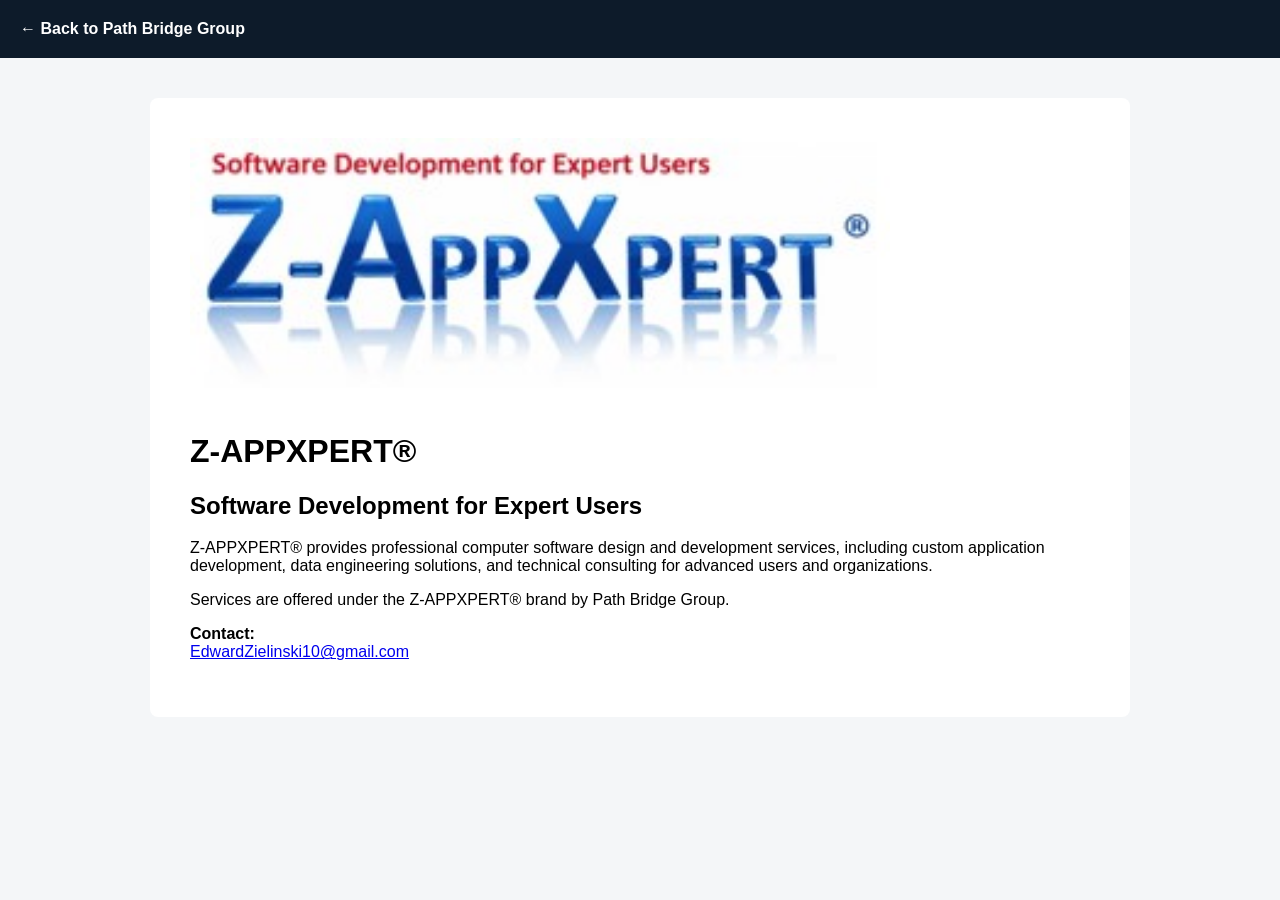
<file: z-appxpert.html>
<!DOCTYPE html>
<html lang="en">
<head>
  <meta charset="UTF-8">
  <title>Z-APPXPERT® | Software Development for Expert Users</title>
  <meta name="viewport" content="width=device-width, initial-scale=1.0">
</head>
<body style="font-family: Arial, sans-serif; background:#f4f6f8; margin:0; padding:0;">
<nav style="padding:20px; background:#0d1b2a;">

    <a href="index.html"
       style="color:white;
              text-decoration:none;
              font-weight:bold;
              margin-right:20px;">

        ← Back to Path Bridge Group
    </a>

</nav>
  <div style="max-width:900px; margin:40px auto; background:#ffffff; padding:40px; border-radius:8px;">
    
    <img src="images/Z-AppXpertMarkLogo.jpg"
     alt="Z-APPXPERT® Registered Trademark"
     style="max-width:700px; width:100%; height:auto; margin-bottom:20px;">

    <h1>Z-APPXPERT®</h1>
    <h2>Software Development for Expert Users</h2>

    <p>
      Z-APPXPERT® provides professional computer software design and
      development services, including custom application development,
      data engineering solutions, and technical consulting for advanced
      users and organizations.
    </p>

    <p>
      Services are offered under the Z-APPXPERT® brand by Path Bridge Group.
    </p>

    <p>
      <strong>Contact:</strong><br>
      <a href="mailto:EdwardZielinski10@gmail.com">EdwardZielinski10@gmail.com</a>
    </p>

  </div>

</body>
</html>
</file>
<file: style.css>
body {
    margin: 0;
    font-family: Arial, Helvetica, sans-serif;
    background: #f5f7fa;
    color: #1d1d1d;
    line-height: 1.6;
}

nav {
    background: #0d1b2a;
    padding: 18px 40px;
}

nav a {
    color: white;
    text-decoration: none;
    margin-right: 25px;
    font-weight: bold;
    font-size: 15px;
}

/* Visible focus indicator for keyboard navigation */
a:focus-visible {
    outline: 3px solid #e6a23c;
    outline-offset: 4px;
    border-radius: 3px;
}

/* Skip navigation for keyboard users */
.skip-link {
    position: absolute;
    top: -100px;
    left: 16px;
    z-index: 1000;
    padding: 12px 18px;
    background: #0d1b2a;
    color: white;
    border-radius: 6px;
    text-decoration: none;
    font-weight: bold;
}

.skip-link:focus {
    top: 16px;
}

.hero {
    background: white;
    padding: 80px 40px;
}

.hero-container {
    max-width: 1200px;
    margin: auto;
    display: flex;
    flex-wrap: wrap;
    align-items: center;
    gap: 40px;
}

.hero-text {
    flex: 1;
    min-width: 320px;
}

.hero-text h1 {
    font-size: 58px;
    line-height: 1.1;
    margin-bottom: 25px;
    color: #0d1b2a;
}

.hero-text p {
    font-size: 22px;
    color: #444;
    margin-bottom: 35px;
    max-width: 700px;
}

.hero-buttons a {
    display: inline-block;
    padding: 14px 28px;
    margin-right: 15px;
    margin-bottom: 10px;
    border-radius: 6px;
    text-decoration: none;
    font-weight: bold;
}

.btn-primary {
    display: inline-block;
    padding: 14px 28px;
    border-radius: 6px;
    text-decoration: none;
    font-weight: bold;
    background: #1b4d8c;
    color: white;
}

.btn-secondary {
    border: 2px solid #1b4d8c;
    color: #1b4d8c;
    background: white;
}

.hero-image {
    flex: 1;
    min-width: 320px;
    text-align: center;
}

.hero-image img {
    width: 100%;
    max-width: 600px;
    border-radius: 12px;
}

.trust-section {
    background: #eef3f8;
    padding: 60px 40px;
}

.trust-container {
    max-width: 1200px;
    margin: auto;
    display: grid;
    grid-template-columns: repeat(auto-fit, minmax(220px, 1fr));
    gap: 25px;
}

.trust-card {
    background: white;
    padding: 25px;
    border-radius: 10px;
    box-shadow: 0 2px 8px rgba(0, 0, 0, 0.08);
}

.trust-card h3 {
    color: #0d1b2a;
    margin-bottom: 10px;
}

.services {
    padding: 80px 40px;
    background: white;
}

.section-container {
    max-width: 1200px;
    margin: auto;
}

.section-title {
    font-size: 42px;
    margin-bottom: 20px;
    color: #0d1b2a;
}

.services-grid {
    display: grid;
    grid-template-columns: repeat(auto-fit, minmax(250px, 1fr));
    gap: 25px;
    margin-top: 40px;
}

.service-card {
    background: #f5f7fa;
    padding: 30px;
    border-radius: 10px;
}

.service-card h3 {
    margin-bottom: 15px;
    color: #1b4d8c;
}

.about {
    background: #eef3f8;
    padding: 80px 40px;
}

.about p {
    max-width: 900px;
    font-size: 20px;
}

.education {
    background: white;
    padding: 80px 40px;
}

.section-intro {
    max-width: 900px;
    font-size: 20px;
    color: #444;
}

.education-grid {
    display: grid;
    grid-template-columns: repeat(auto-fit, minmax(250px, 1fr));
    gap: 25px;
    margin-top: 40px;
}

.education-card {
    background: #f5f7fa;
    padding: 30px;
    border-radius: 10px;
}

.education-card h3 {
    margin-bottom: 15px;
    color: #1b4d8c;
}

.how-we-work {
    background: #eef3f8;
    padding: 80px 40px;
}

.approach-grid {
    display: grid;
    grid-template-columns: repeat(3, 1fr);
    gap: 40px;
    margin-top: 50px;
}

.approach-card {
    position: relative;
    padding-top: 20px;
    border-top: 3px solid #1b4d8c;
}

.step-number {
    display: block;
    font-size: 18px;
    font-weight: bold;
    color: #1b4d8c;
    margin-bottom: 12px;
}

.approach-card h3 {
    color: #0d1b2a;
    font-size: 24px;
    margin: 0 0 12px;
}

.approach-card p {
    margin: 0;
}

.cta {
    background: white;
    padding: 80px 40px;
    text-align: center;
}

.cta-container {
    max-width: 850px;
}

.cta h2 {
    font-size: 42px;
    color: #0d1b2a;
    margin-bottom: 20px;
}

.cta p {
    font-size: 20px;
    color: #444;
    margin-bottom: 30px;
}

footer {
    background: #0d1b2a;
    color: white;
    padding: 40px;
    text-align: center;
}

footer a {
    color: #8fc8ff;
    text-decoration: none;
}

@media (max-width: 768px) {

    nav {
        padding: 16px 20px;
    }

    nav a {
        display: inline-block;
        margin-bottom: 8px;
        margin-right: 15px;
        font-size: 14px;
    }

    .hero {
        padding: 50px 24px;
    }

    .hero-text h1 {
        font-size: 40px;
    }

    .hero-text p {
        font-size: 18px;
    }

    .hero-container {
        gap: 25px;
    }

    .trust-section,
    .services,
    .about,
    .education,
    .how-we-work {
        padding: 50px 24px;
    }

    .cta {
        padding: 50px 24px;
    }

    .cta h2 {
        font-size: 34px;
    }

    .cta p {
        font-size: 18px;
    }

    .section-title {
        font-size: 34px;
    }

    .about p {
        font-size: 18px;
    }

    .page-main {
        max-width: 1100px;
        margin: 0 auto;
        padding: 80px 24px;
    }

    .page-hero {
        padding: 80px 0 60px;
    }

    .page-hero h1 {
        font-size: 36px;
        line-height: 1.1;
        margin-bottom: 20px;
    }

    .page-hero p {
        max-width: 720px;
        font-size: 20px;
        line-height: 1.6;
        margin-bottom: 32px;
    }

    .section {
        margin: 70px 0;
    }

    .cards {
        display: grid;
        grid-template-columns: 1fr;
        gap: 24px;
        margin: 40px 0;
    }

    .card {
        background: #f7f8fa;
        padding: 32px;
        border-radius: 14px;
    }

    .card h3 {
        margin-top: 0;
    }

    .approach-grid {
        grid-template-columns: 1fr;
        gap: 30px;
    }
}

.page-main .section,
.page-main .cta {
    max-width: 900px;
    margin-left: auto;
    margin-right: auto;
}

.page-main .cards {
    max-width: 900px;
    margin-left: auto;
    margin-right: auto;
}
</file>
